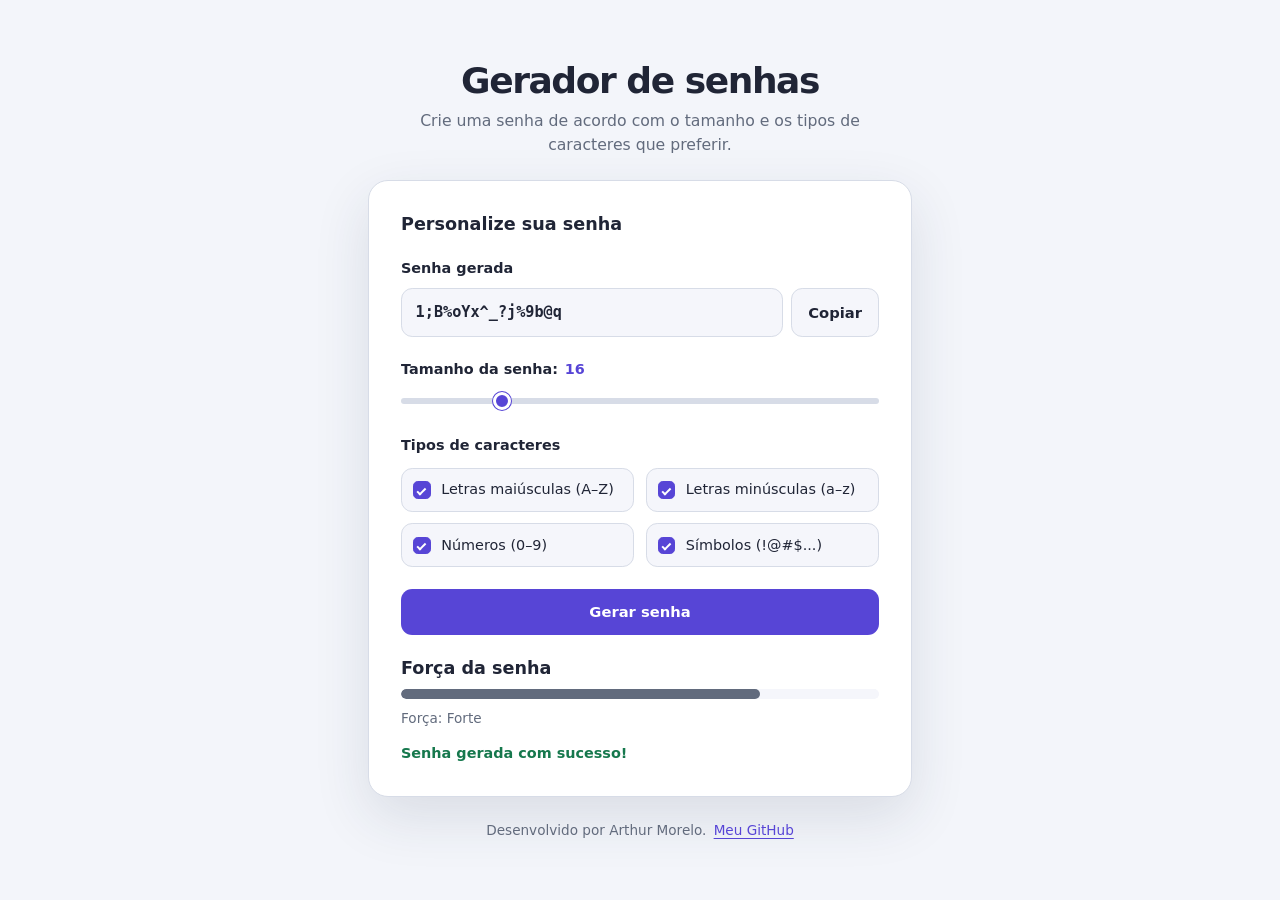
<file: index.html>
<!doctype html>
<html lang="pt-BR">
  <head>
    <meta charset="utf-8">
    <meta name="viewport" content="width=device-width, initial-scale=1">
    <meta name="description" content="Gere senhas com tamanho e tipos de caracteres escolhidos por você.">
    <title>Gerador de senhas</title>
    <link rel="stylesheet" href="style.css">
    <script src="script.js" defer></script>
  </head>
  <body>
    <header class="site-header">
      <h1>Gerador de senhas</h1>
      <p>Crie uma senha de acordo com o tamanho e os tipos de caracteres que preferir.</p>
    </header>

    <main class="password-generator">
      <form class="generator-form" aria-labelledby="generator-title">
        <h2 id="generator-title">Personalize sua senha</h2>

        <div class="password-output">
          <label for="generated-password">Senha gerada</label>
          <div class="password-output__controls">
            <input
              class="password-output__field"
              id="generated-password"
              name="generated-password"
              type="text"
              placeholder="Sua senha aparecerá aqui"
              readonly
              aria-describedby="password-strength-text"
              autocomplete="off"
              spellcheck="false"
            >
            <button class="button button--secondary" id="copy-password" type="button" aria-label="Copiar senha gerada">
              Copiar
            </button>
          </div>
        </div>

        <div class="password-length">
          <label for="password-length">Tamanho da senha: <output id="password-length-value" for="password-length">16</output></label>
          <input
            id="password-length"
            name="password-length"
            type="range"
            min="4"
            max="64"
            value="16"
            aria-valuemin="4"
            aria-valuemax="64"
            aria-valuenow="16"
          >
        </div>

        <fieldset class="character-options">
          <legend>Tipos de caracteres</legend>
          <label class="character-options__item" for="include-uppercase">
            <input id="include-uppercase" name="character-types" type="checkbox" value="uppercase" checked>
            Letras maiúsculas (A–Z)
          </label>
          <label class="character-options__item" for="include-lowercase">
            <input id="include-lowercase" name="character-types" type="checkbox" value="lowercase" checked>
            Letras minúsculas (a–z)
          </label>
          <label class="character-options__item" for="include-numbers">
            <input id="include-numbers" name="character-types" type="checkbox" value="numbers" checked>
            Números (0–9)
          </label>
          <label class="character-options__item" for="include-symbols">
            <input id="include-symbols" name="character-types" type="checkbox" value="symbols" checked>
            Símbolos (!@#$...)
          </label>
        </fieldset>

        <button class="button button--primary" id="generate-password" type="button">
          Gerar senha
        </button>

        <section class="password-strength" aria-labelledby="password-strength-heading">
          <h2 id="password-strength-heading">Força da senha</h2>
          <progress
            class="password-strength__bar"
            id="password-strength-bar"
            value="0"
            max="100"
            aria-label="Força da senha"
            aria-describedby="password-strength-text"
          >
            0%
          </progress>
          <p class="password-strength__text" id="password-strength-text" aria-live="polite">Ainda não há uma senha para avaliar.</p>
        </section>
      </form>

      <p class="feedback-message" id="feedback-message" role="status" aria-live="polite" aria-atomic="true"></p>
    </main>

    <footer class="site-footer">
      <p>Desenvolvido por Arthur Morelo.</p>
      <a href="https://github.com/arthur-morelo" target="_blank" rel="noopener noreferrer" aria-label="Visite meu perfil no GitHub (abre em nova aba)">
        Meu GitHub
      </a>
    </footer>
  </body>
</html>
</file>
<file: style.css>
/* 1. Cores e configurações do tema escuro (padrão) */
:root {
  color-scheme: dark;
  --color-page: #10131b;
  --color-card: #1b202c;
  --color-surface: #252c3b;
  --color-text: #f3f5fb;
  --color-muted: #a8b0c2;
  --color-border: #3a4355;
  --color-accent: #a99bff;
  --color-accent-strong: #8a78ff;
  --color-on-accent: #17132b;
  --color-focus: #8bd8ff;
  --color-weak: #ff6b70;
  --color-medium: #f4c95d;
  --color-strong: #55d69e;
  --color-very-strong: #63b8ff;
  --shadow-card: 0 1.25rem 3.5rem rgb(0 0 0 / 28%);
}

/* Tema claro conforme a preferência do sistema */
@media (prefers-color-scheme: light) {
  :root {
    color-scheme: light;
    --color-page: #f3f5fa;
    --color-card: #fff;
    --color-surface: #f5f6fb;
    --color-text: #202536;
    --color-muted: #626b7d;
    --color-border: #d7dce7;
    --color-accent: #5745d6;
    --color-accent-strong: #4634c4;
    --color-on-accent: #fff;
    --color-focus: #245fc4;
    --color-weak: #c8323d;
    --color-medium: #9a6a00;
    --color-strong: #16784d;
    --color-very-strong: #1767b1;
    --shadow-card: 0 1.25rem 3.5rem rgb(35 47 75 / 12%);
  }
}

/* 2. Base e estrutura da página */
*,
*::before,
*::after {
  box-sizing: border-box;
}

html {
  min-width: 320px;
  background: var(--color-page);
}

body {
  min-height: 100vh;
  margin: 0;
  padding: 2rem 1rem 1.5rem;
  display: flex;
  flex-direction: column;
  align-items: center;
  color: var(--color-text);
  background: var(--color-page);
  font-family: Inter, ui-sans-serif, system-ui, -apple-system, BlinkMacSystemFont, "Segoe UI", sans-serif;
  line-height: 1.5;
}

.site-header,
.password-generator,
.site-footer {
  width: min(100%, 34rem);
}

.site-header {
  margin: 0 auto 1.5rem;
  text-align: center;
}

.site-header h1 {
  margin: 0 0 0.5rem;
  font-size: clamp(1.75rem, 7vw, 2.25rem);
  line-height: 1.15;
  letter-spacing: -0.04em;
}

.site-header p {
  max-width: 32rem;
  margin: 0 auto;
  color: var(--color-muted);
  font-size: 0.98rem;
}

/* 3. Cartão, campos e opções */
.password-generator {
  padding: clamp(1.15rem, 5vw, 2rem);
  border: 1px solid var(--color-border);
  border-radius: 1.25rem;
  background: var(--color-card);
  box-shadow: var(--shadow-card);
}

.generator-form {
  display: grid;
  gap: 1.35rem;
}

.generator-form > h2,
.password-strength h2 {
  margin: 0;
  font-size: 1.1rem;
  line-height: 1.3;
}

.password-output,
.password-length {
  display: grid;
  gap: 0.55rem;
}

.password-output > label,
.password-length > label,
.character-options legend {
  font-size: 0.9rem;
  font-weight: 650;
}

.password-output__controls {
  display: flex;
  gap: 0.55rem;
  min-width: 0;
}

.password-output__field {
  min-width: 0;
  flex: 1;
  padding: 0.8rem 0.85rem;
  border: 1px solid var(--color-border);
  border-radius: 0.7rem;
  color: var(--color-text);
  background: var(--color-surface);
  font: 600 0.95rem/1.4 ui-monospace, SFMono-Regular, Consolas, monospace;
}

.password-output__field::placeholder {
  color: var(--color-muted);
  font: 400 0.85rem/1.4 Inter, ui-sans-serif, system-ui, sans-serif;
  opacity: 0.8;
}

.password-output__field:read-only {
  cursor: text;
}

#password-length-value {
  display: inline-block;
  min-width: 1.5em;
  color: var(--color-accent);
  font-variant-numeric: tabular-nums;
  text-align: right;
}

/* 4. Range e checkboxes */
#password-length {
  width: 100%;
  height: 1.5rem;
  margin: 0;
  appearance: none;
  background: transparent;
  cursor: pointer;
}

#password-length::-webkit-slider-runnable-track {
  height: 0.4rem;
  border-radius: 99px;
  background: var(--color-border);
}

#password-length::-moz-range-track {
  height: 0.4rem;
  border-radius: 99px;
  background: var(--color-border);
}

#password-length::-webkit-slider-thumb {
  width: 1.15rem;
  height: 1.15rem;
  margin-top: -0.375rem;
  appearance: none;
  border: 3px solid var(--color-card);
  border-radius: 50%;
  background: var(--color-accent);
  box-shadow: 0 0 0 1px var(--color-accent);
}

#password-length::-moz-range-thumb {
  width: 0.8rem;
  height: 0.8rem;
  border: 3px solid var(--color-card);
  border-radius: 50%;
  background: var(--color-accent);
  box-shadow: 0 0 0 1px var(--color-accent);
}

.character-options {
  min-width: 0;
  margin: 0;
  padding: 0;
  display: grid;
  grid-template-columns: 1fr;
  gap: 0.7rem;
  border: 0;
}

.character-options legend {
  margin-bottom: 0.75rem;
  padding: 0;
}

.character-options__item {
  min-height: 2.75rem;
  padding: 0.55rem 0.7rem;
  display: flex;
  align-items: center;
  gap: 0.65rem;
  border: 1px solid var(--color-border);
  border-radius: 0.7rem;
  background: var(--color-surface);
  color: var(--color-text);
  font-size: 0.9rem;
  cursor: pointer;
  transition: border-color 140ms ease, background-color 140ms ease;
}

.character-options__item:hover {
  border-color: var(--color-accent);
}

.character-options__item input {
  width: 1.1rem;
  height: 1.1rem;
  flex: 0 0 auto;
  margin: 0;
  appearance: none;
  display: grid;
  place-content: center;
  border: 1px solid var(--color-muted);
  border-radius: 0.3rem;
  background: var(--color-card);
  cursor: pointer;
}

.character-options__item input::before {
  width: 0.58rem;
  height: 0.34rem;
  content: "";
  transform: rotate(-45deg) scale(0);
  border-bottom: 2px solid var(--color-on-accent);
  border-left: 2px solid var(--color-on-accent);
  transition: transform 120ms ease;
}

.character-options__item input:checked {
  border-color: var(--color-accent);
  background: var(--color-accent);
}

.character-options__item input:checked::before {
  transform: rotate(-45deg) scale(1);
}

/* 5. Botões e estados interativos */
.button {
  min-height: 2.9rem;
  padding: 0.7rem 1rem;
  border: 1px solid transparent;
  border-radius: 0.7rem;
  font: inherit;
  font-size: 0.92rem;
  font-weight: 700;
  cursor: pointer;
  transition: transform 140ms ease, background-color 140ms ease, border-color 140ms ease, opacity 140ms ease;
}

.button--primary {
  width: 100%;
  color: var(--color-on-accent);
  background: var(--color-accent);
}

.button--secondary {
  flex: 0 0 auto;
  color: var(--color-text);
  border-color: var(--color-border);
  background: var(--color-surface);
}

.button--primary:hover {
  background: var(--color-accent-strong);
  transform: translateY(-1px);
}

.button--secondary:hover {
  border-color: var(--color-accent);
  background: var(--color-card);
}

.button:active:not(:disabled) {
  transform: translateY(0);
}

.button:disabled {
  opacity: 0.55;
  cursor: not-allowed;
}

/* 6. Indicador de força e mensagens */
.password-strength {
  display: grid;
  gap: 0.55rem;
}

.password-strength__bar {
  width: 100%;
  height: 0.65rem;
  overflow: hidden;
  appearance: none;
  border: 0;
  border-radius: 99px;
  background: var(--color-surface);
}

.password-strength__bar::-webkit-progress-bar {
  border-radius: 99px;
  background: var(--color-surface);
}

.password-strength__bar::-webkit-progress-value {
  border-radius: 99px;
  background: var(--color-muted);
  transition: width 220ms ease, background-color 220ms ease;
}

.password-strength__bar::-moz-progress-bar {
  border-radius: 99px;
  background: var(--color-muted);
  transition: background-color 220ms ease;
}

.password-strength__bar.fraca::-webkit-progress-value,
.password-strength__bar.fraca::-moz-progress-bar {
  background: var(--color-weak);
}

.password-strength__bar.media::-webkit-progress-value,
.password-strength__bar.media::-moz-progress-bar {
  background: var(--color-medium);
}

.password-strength__bar.forte::-webkit-progress-value,
.password-strength__bar.forte::-moz-progress-bar {
  background: var(--color-strong);
}

.password-strength__bar.muito-forte::-webkit-progress-value,
.password-strength__bar.muito-forte::-moz-progress-bar {
  background: var(--color-very-strong);
}

.password-strength__text {
  min-height: 1.4em;
  margin: 0;
  color: var(--color-muted);
  font-size: 0.85rem;
}

.feedback-message {
  min-height: 1.5em;
  margin: 0.9rem 0 0;
  color: var(--color-strong);
  font-size: 0.9rem;
  font-weight: 600;
}

.feedback-message:not(:empty) {
  animation: feedback-enter 220ms ease-out both;
}

.feedback-message.feedback-message--visible {
  animation: feedback-enter 220ms ease-out both;
}

.feedback-message.feedback-message--error {
  color: var(--color-weak);
}

@keyframes feedback-enter {
  from { opacity: 0; transform: translateY(0.25rem); }
  to { opacity: 1; transform: translateY(0); }
}

/* 7. Rodapé e foco acessível */
.site-footer {
  margin: 1.4rem auto 0;
  display: flex;
  justify-content: center;
  align-items: center;
  flex-wrap: wrap;
  gap: 0.25rem 0.45rem;
  color: var(--color-muted);
  font-size: 0.85rem;
  text-align: center;
}

.site-footer p {
  margin: 0;
}

.site-footer a {
  color: var(--color-accent);
  text-underline-offset: 0.2em;
}

:where(a, button, input):focus-visible {
  outline: 3px solid var(--color-focus);
  outline-offset: 3px;
}

/* 8. Ajustes para telas maiores e movimento reduzido */
@media (min-width: 480px) {
  body {
    justify-content: center;
    padding-top: 2.5rem;
    padding-bottom: 2.5rem;
  }

  .character-options {
    grid-template-columns: repeat(2, minmax(0, 1fr));
  }
}

@media (prefers-reduced-motion: reduce) {
  *,
  *::before,
  *::after {
    scroll-behavior: auto !important;
    animation-duration: 0.01ms !important;
    animation-iteration-count: 1 !important;
    transition-duration: 0.01ms !important;
  }
}
</file>
